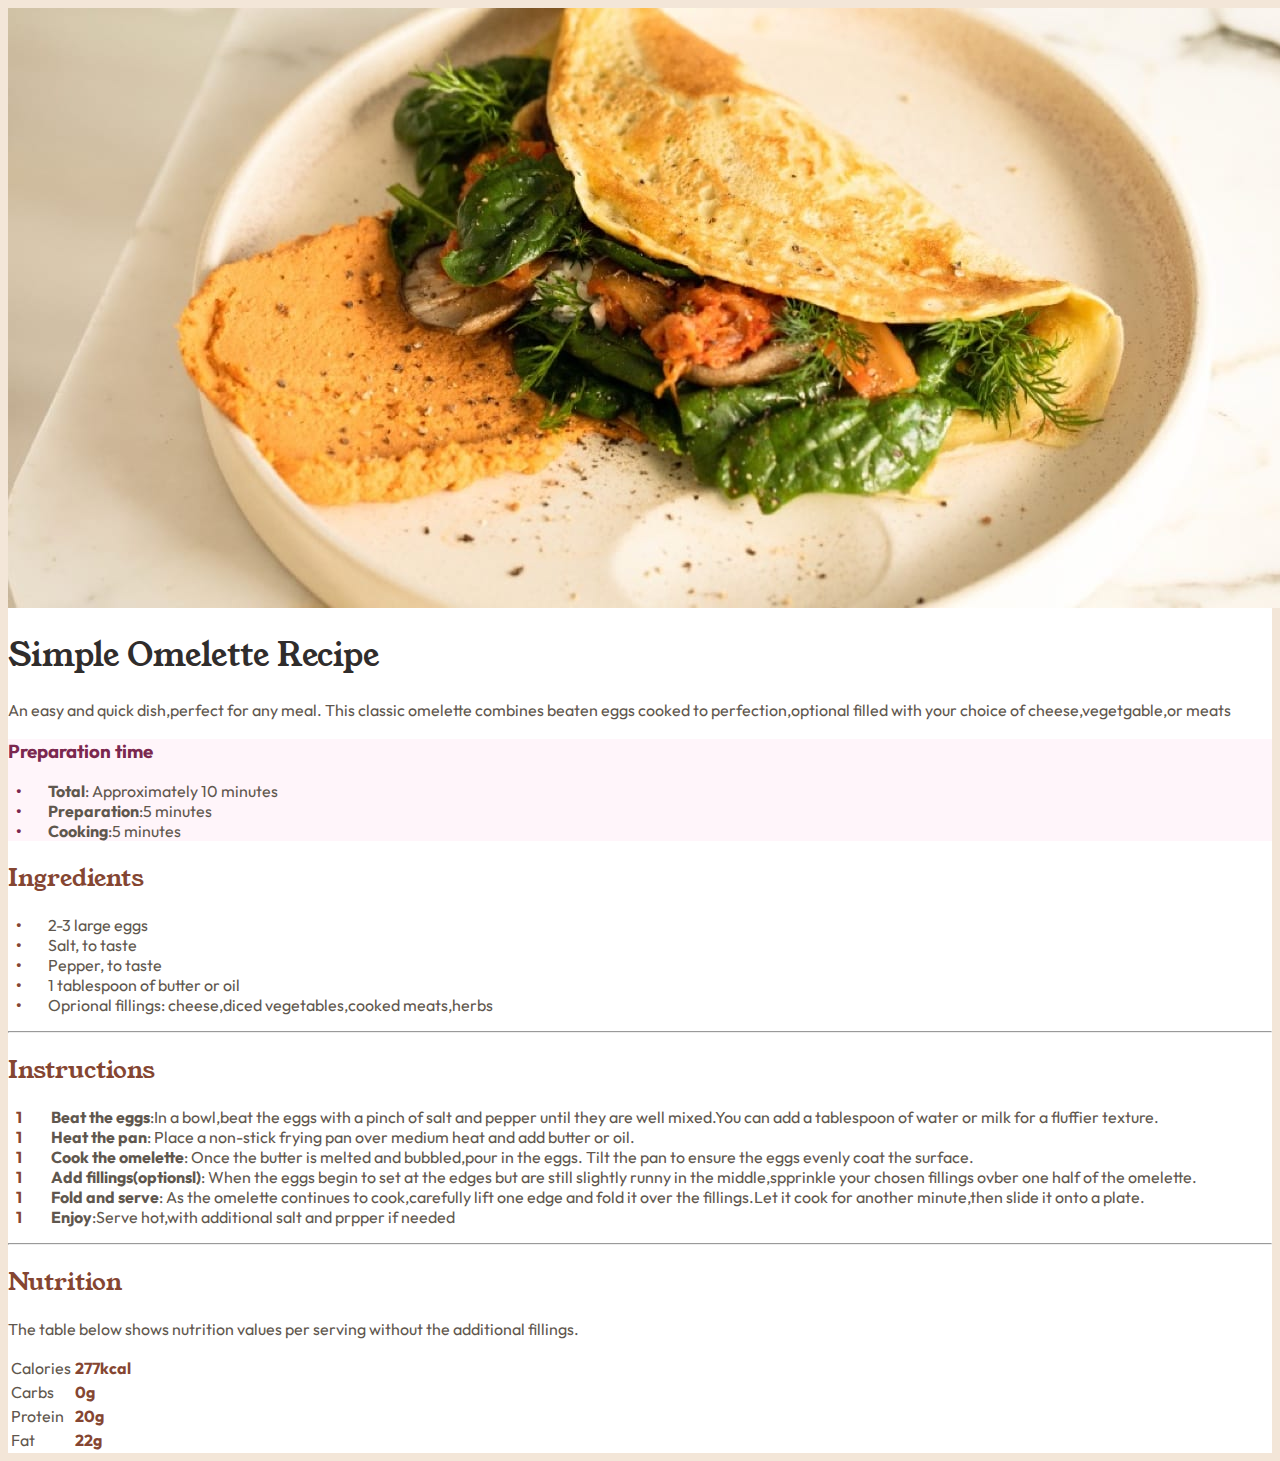
<file: index.html>
<!DOCTYPE html>
<html lang="en">
  <head>
    <meta charset="UTF-8" />
    <meta name="viewport" content="width=device-width, initial-scale=1.0" />
    <meta name="author" content="tharun" />
    <meta name="description" content="Simple Omelette Recipe" />
    <link rel="icon" href="favicon-32x32.png" type="image/x-icon" />
    <link rel="stylesheet" href="styles.css" />
    <style>
      @import url('https://fonts.googleapis.com/css2?family=Outfit:wght@100..900&family=Young+Serif&display=swap');
      </style>
      <style>
        @import url('https://fonts.googleapis.com/css2?family=Outfit:wght@100..900&family=Young+Serif&display=swap');
        </style>
    <title>Recipe page</title>
  </head>
  <body>
    <div class="content">
      <img src="image-omelette.jpeg" alt="Omelette image" />
      <h1>Simple Omelette Recipe</h1>
      <p>
        An easy and quick dish,perfect for any meal. This classic omelette
        combines beaten eggs cooked to perfection,optional filled with your
        choice of cheese,vegetgable,or meats
      </p>
      <div class="prep">
        <h3 class="preptxt">Preparation time</h3>
        <ul>
          <li><strong>Total</strong>: Approximately 10 minutes</li>
          <li><strong>Preparation</strong>:5 minutes</li>
          <li><strong>Cooking</strong>:5 minutes</li>
        </ul>
      </div>
      <h2>Ingredients</h2>
      <ul>
        <li>2-3 large eggs</li>
        <li>Salt, to taste</li>
        <li>Pepper, to taste</li>
        <li>1 tablespoon of butter or oil</li>
        <li>Oprional fillings: cheese,diced vegetables,cooked meats,herbs</li>
      </ul>
      <hr />
      <h2>Instructions</h2>
      <ol>
        <li>
          <strong>Beat the eggs</strong>:In a bowl,beat the eggs with a pinch of
          salt and pepper until they are well mixed.You can add a tablespoon of
          water or milk for a fluffier texture.
        </li>
        <li>
          <strong>Heat the pan</strong>: Place a non-stick frying pan over
          medium heat and add butter or oil.
        </li>
        <li>
          <strong>Cook the omelette</strong>: Once the butter is melted and
          bubbled,pour in the eggs. Tilt the pan to ensure the eggs evenly coat
          the surface.
        </li>
        <li>
          <strong>Add fillings(optionsl)</strong>: When the eggs begin to set at
          the edges but are still slightly runny in the middle,spprinkle your
          chosen fillings ovber one half of the omelette.
        </li>
        <li>
          <strong>Fold and serve</strong>: As the omelette continues to
          cook,carefully lift one edge and fold it over the fillings.Let it cook
          for another minute,then slide it onto a plate.
        </li>
        <li>
          <strong>Enjoy</strong>:Serve hot,with additional salt and prpper if
          needed
        </li>
      </ol>

      <hr />
      <h2>Nutrition</h2>
      <p>
        The table below shows nutrition values per serving without the
        additional fillings.
      </p>
      <table>
        <tr>
          <td>Calories</td>
          <td class="tableleft"><strong> 277kcal</strong></td>
        </tr>
        <tr>
          <td>Carbs</td>
          <td class="tableleft"><strong>0g</strong></td>
        </tr>
        <tr>
          <td>Protein</td>
          <td class="tableleft"><strong>20g</strong></td>
        </tr>
        <tr>
          <td>Fat</td>
          <td class="tableleft"><strong>22g</strong></td>
        </tr>
      </table>
    </div>
  </body>
</html>
</file>
<file: styles.css>
body{
    background-color: hsl(30, 54%, 90%);
    color:hsl(30, 10%, 34%);
    font-family: "Outfit", serif;
    
}
 
.content{
    background-color: white;
}
.prep{
    background-color:hsl(330, 100%, 98%) ;
}
.preptxt{
    color: hsl(332, 51%, 32%);
}
h2{
   color:hsl(14, 45%, 36%);
   font-family: "Young Serif", serif;
   font-style: normal;
   font-weight: 400;
}
h1{
    color:hsl(24, 5%, 18%) ;
    font-family: "Young Serif", serif;
    font-style: normal;
    font-weight: 400;
}
.tableleft{
    color:hsl(14, 45%, 36%);
}
.prep>ul{
    list-style: none;
}
.prep>ul li::before{
    content: "\2022";
    color:hsl(332, 51%, 32%) ;
    font-weight: bold;
    display: inline-block;
    width: 2em;
    margin-left: -2em;
}
ol{
    list-style: none;
}
ol li::marker{
    color: hsl(14, 45%, 36%);
}
ol li::before{
    content:"1";
    color: hsl(14, 45%, 36%);
    font-weight: bold;
    display: inline-block;
    width: 2em;
    margin-left: -2em;
}
    
ul{
    list-style: none;
}
ul li::before{
    content: "\2022";
    color:hsl(14, 45%, 36%) ;
    font-weight: bold;
    display: inline-block;
    width: 2em;
    margin-left: -2em;
}
</file>
